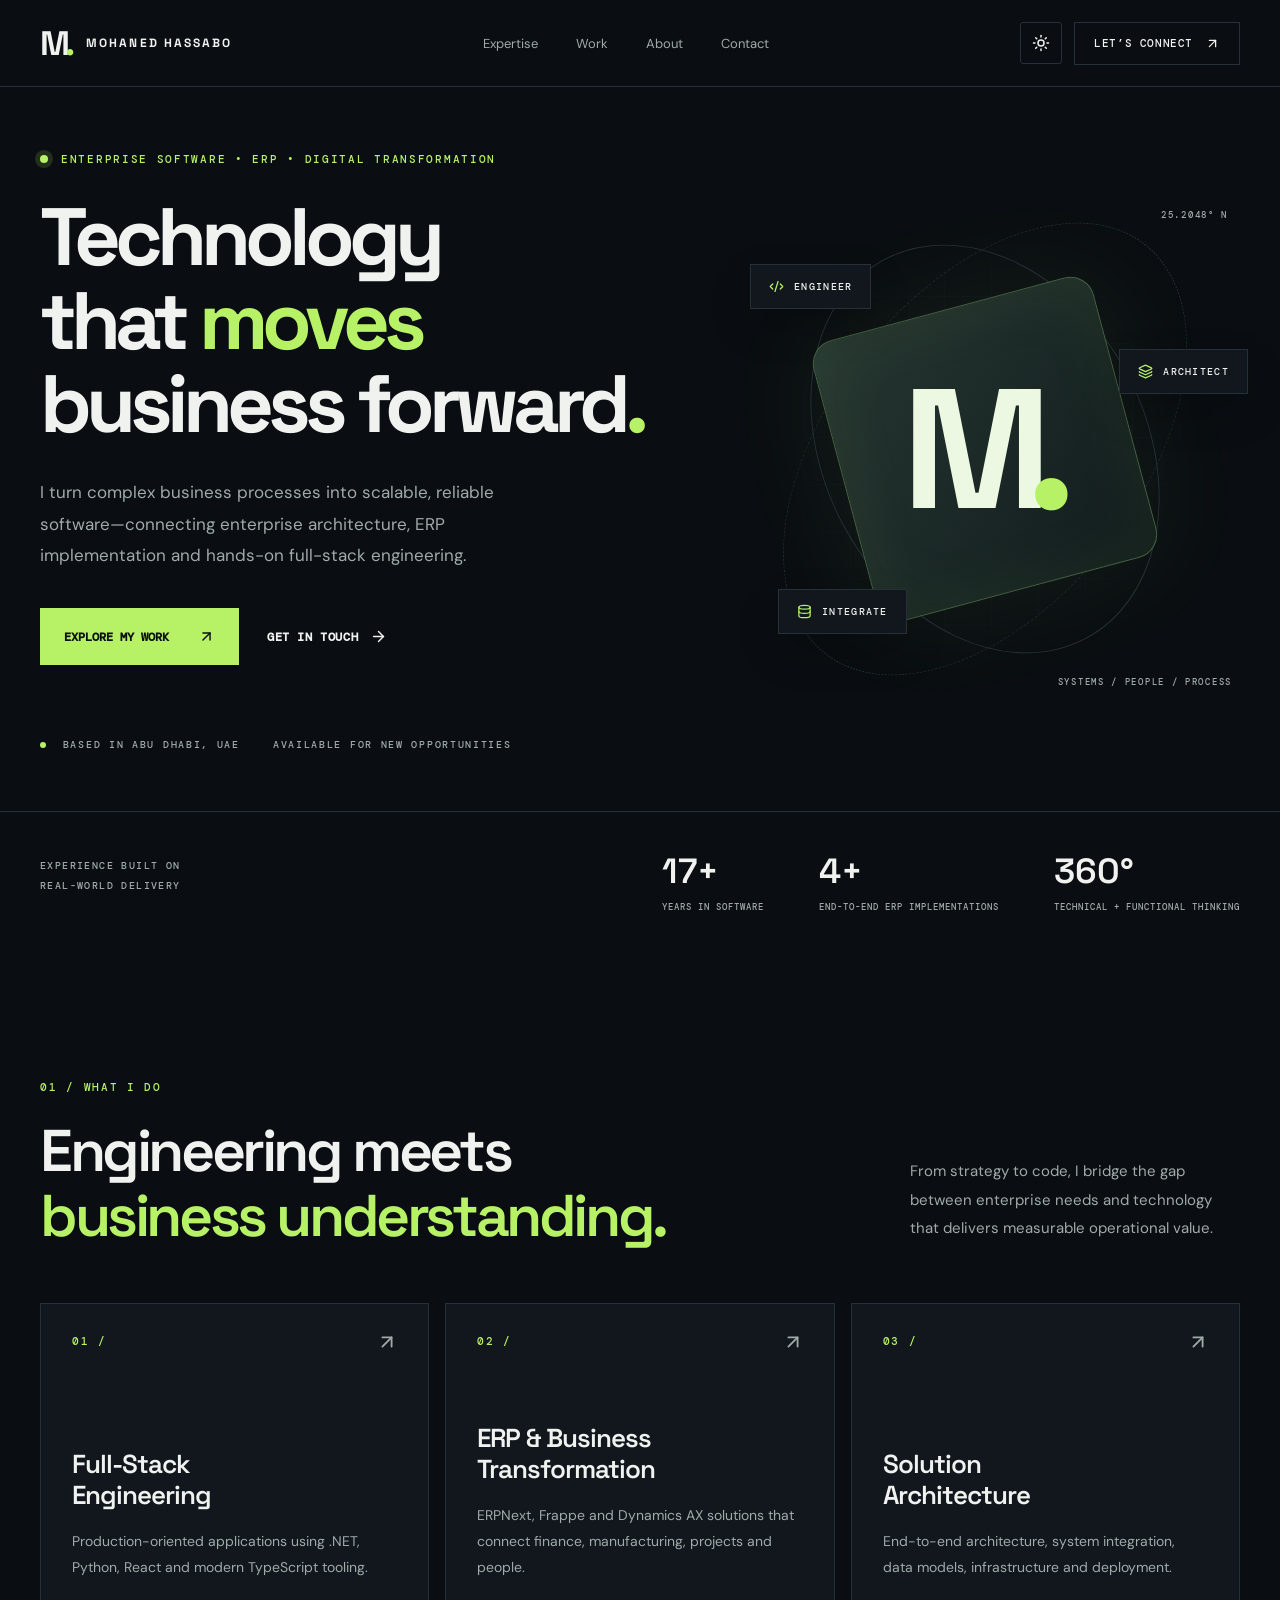
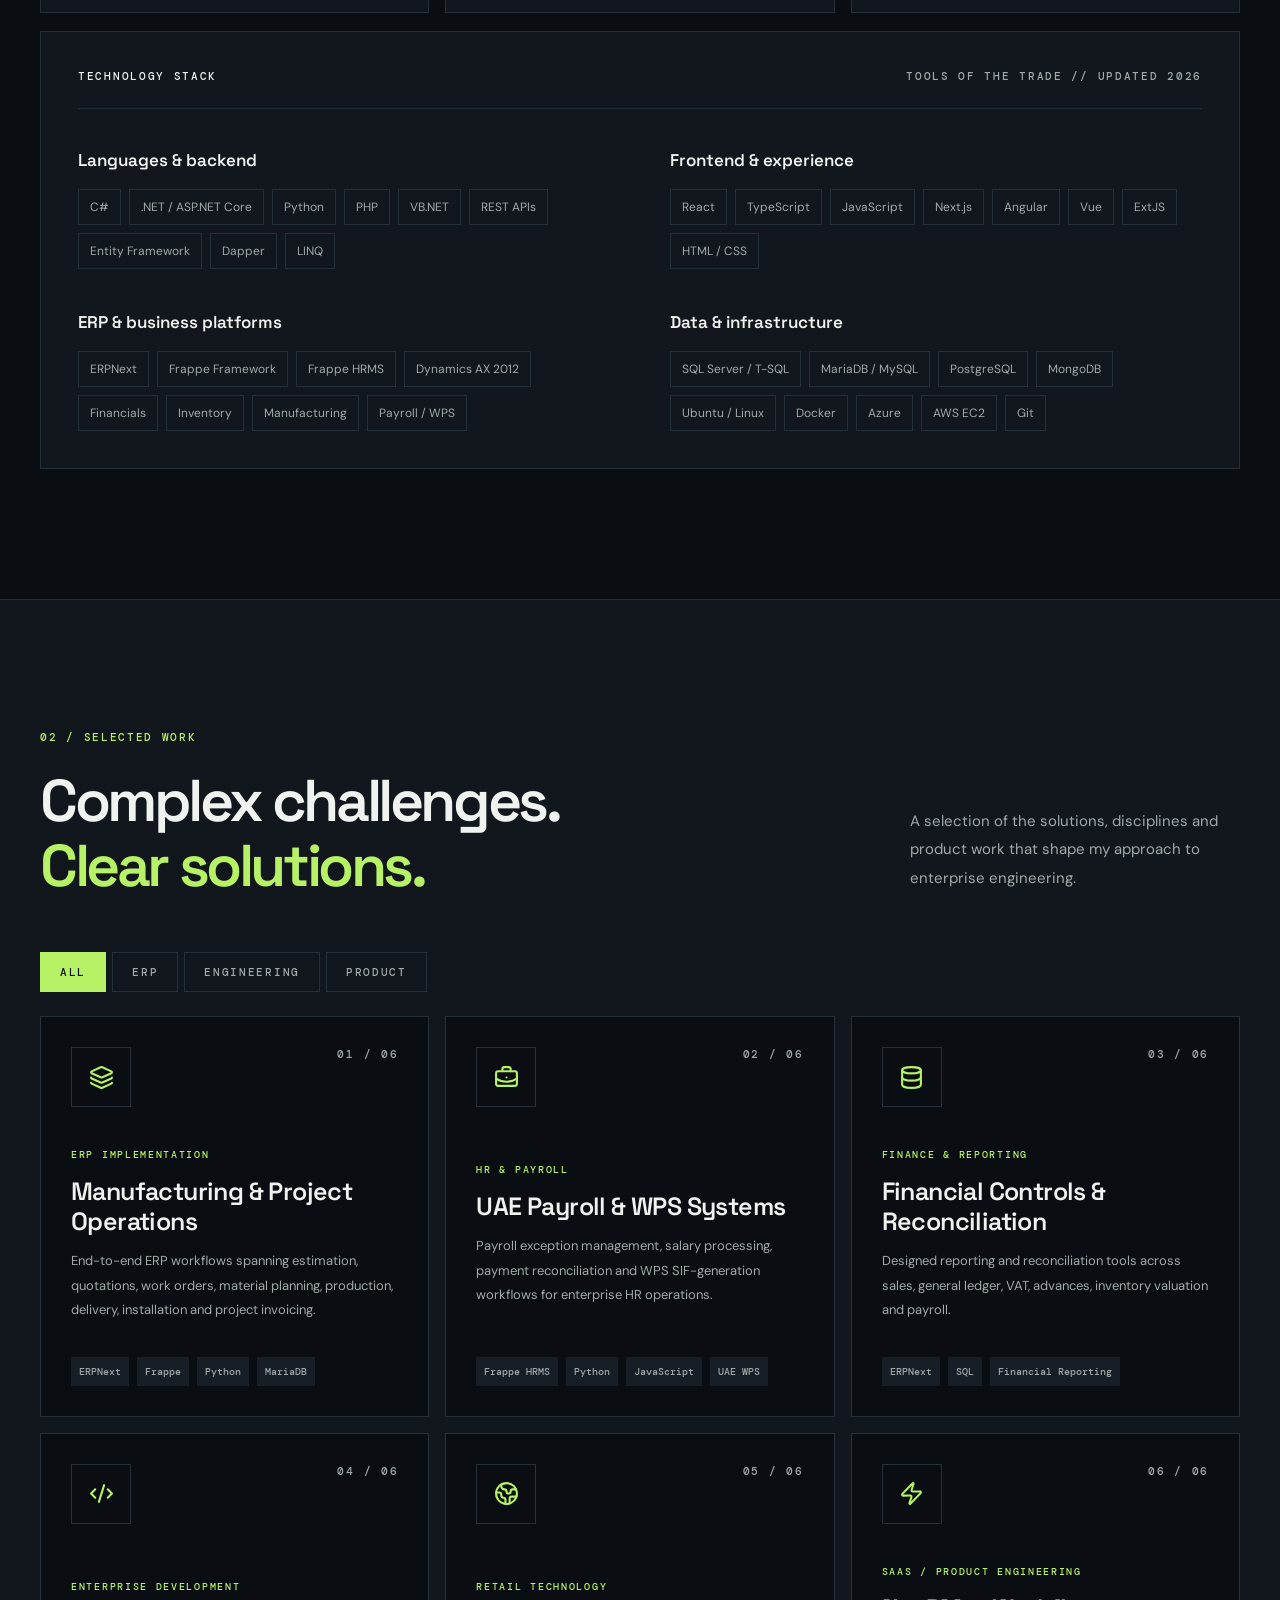
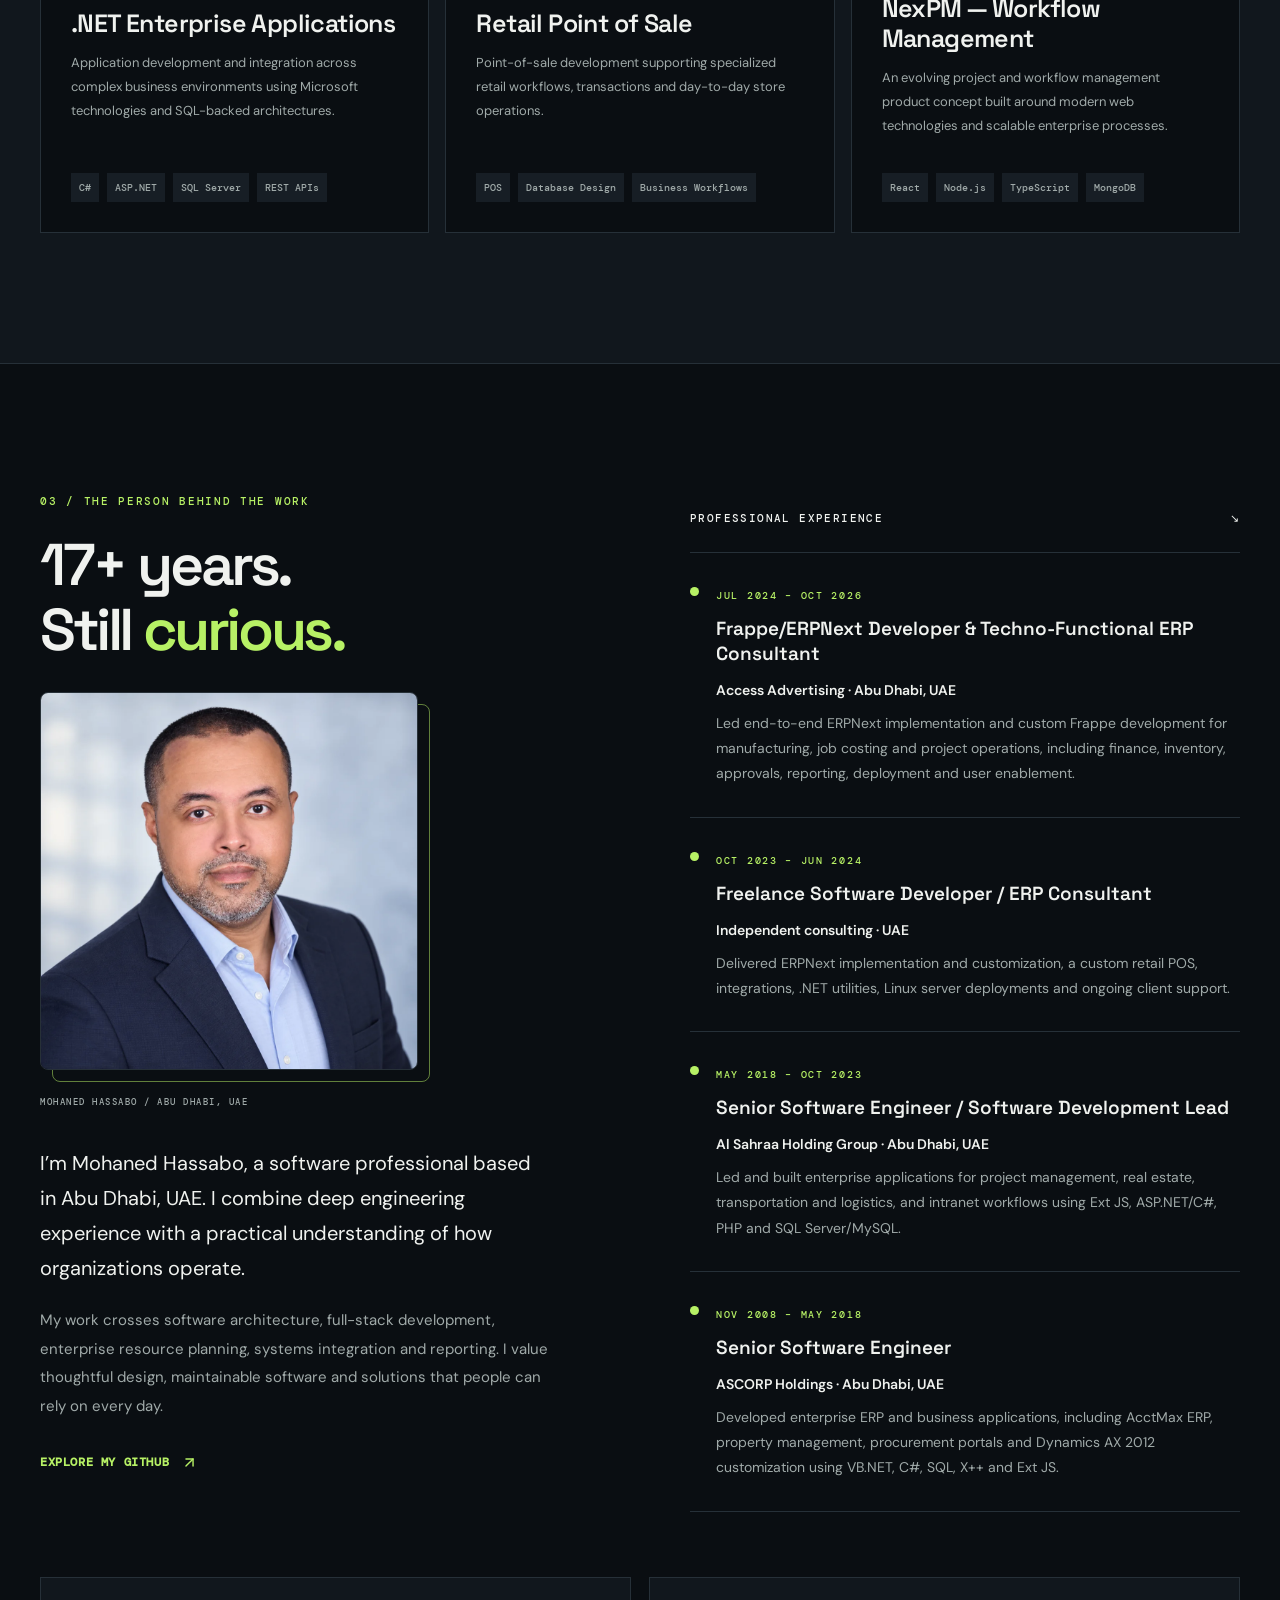
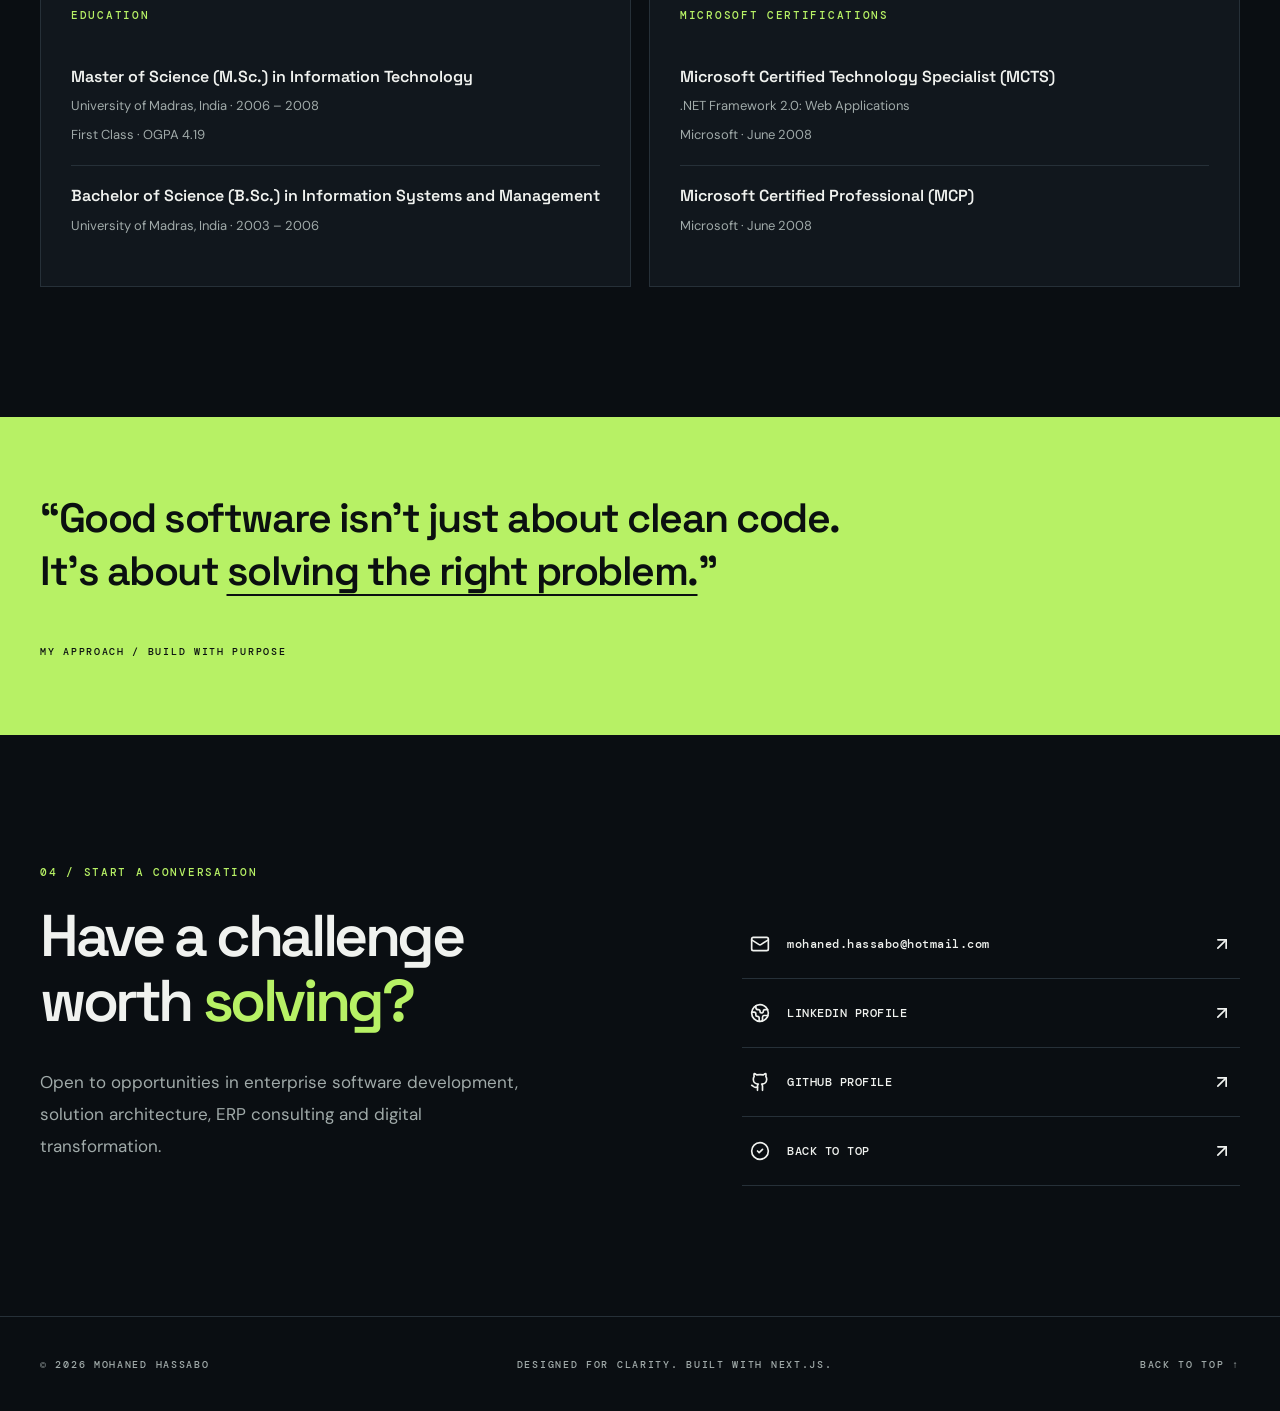
<file: index.html>
<!DOCTYPE html><html lang="en"><head><meta charSet="utf-8"/><meta name="viewport" content="width=device-width, initial-scale=1"/><link rel="stylesheet" href="/_next/static/chunks/0z18jzgnw4huf.css" data-precedence="next"/><link rel="preload" as="script" fetchPriority="low" href="/_next/static/chunks/3cfn99dbrcvvp.js"/><script src="/_next/static/chunks/2g6eky4dojsgx.js" async=""></script><script src="/_next/static/chunks/3dmm3v_fq28gc.js" async=""></script><script src="/_next/static/chunks/turbopack-3-ry682tkyiqk.js" async=""></script><script src="/_next/static/chunks/0umf92h1sb77c.js" async=""></script><script src="/_next/static/chunks/2eztg82mwz268.js" async=""></script><title>Mohaned Hassabo | Solutions Architect &amp; Senior Full Stack Developer</title><meta name="description" content="Senior Full Stack Developer, Solutions Architect and Techno-Functional ERP Consultant based in Abu Dhabi, UAE. Enterprise systems, ERPNext, Frappe, .NET, React and Python."/><link rel="manifest" href="/site.webmanifest"/><meta name="robots" content="index, follow"/><link rel="icon" href="/favicon.ico" sizes="any"/><link rel="icon" href="/icon-192.png" type="image/png" sizes="192x192"/><link rel="apple-touch-icon" href="/apple-touch-icon.png"/><script src="/_next/static/chunks/0cz1d0mv5g_q7.js" noModule=""></script></head><body><div hidden=""><!--$--><!--/$--></div><div id="top" class="site-shell"><header class="site-header"><div class="container nav-inner"><a class="brand" href="#top" aria-label="Mohaned Hassabo home"><span class="brand-symbol">M<span class="brand-accent">.</span></span><span class="brand-name">MOHANED HASSABO</span></a><nav class="main-nav" aria-label="Primary navigation"><a href="#expertise">Expertise</a><a href="#work">Work</a><a href="#about">About</a><a href="#contact">Contact</a></nav><div class="nav-actions"><button class="icon-button" aria-label="Toggle color scheme"><svg xmlns="http://www.w3.org/2000/svg" width="18" height="18" viewBox="0 0 24 24" fill="none" stroke="currentColor" stroke-width="2" stroke-linecap="round" stroke-linejoin="round" class="lucide lucide-sun"><circle cx="12" cy="12" r="4"></circle><path d="M12 2v2"></path><path d="M12 20v2"></path><path d="m4.93 4.93 1.41 1.41"></path><path d="m17.66 17.66 1.41 1.41"></path><path d="M2 12h2"></path><path d="M20 12h2"></path><path d="m6.34 17.66-1.41 1.41"></path><path d="m19.07 4.93-1.41 1.41"></path></svg></button><a class="nav-cta" href="#contact">LET’S CONNECT <svg xmlns="http://www.w3.org/2000/svg" width="15" height="15" viewBox="0 0 24 24" fill="none" stroke="currentColor" stroke-width="2" stroke-linecap="round" stroke-linejoin="round" class="lucide lucide-arrow-up-right"><path d="M7 7h10v10"></path><path d="M7 17 17 7"></path></svg></a><button class="icon-button mobile-toggle" aria-label="Open menu"><svg xmlns="http://www.w3.org/2000/svg" width="20" height="20" viewBox="0 0 24 24" fill="none" stroke="currentColor" stroke-width="2" stroke-linecap="round" stroke-linejoin="round" class="lucide lucide-menu"><line x1="4" x2="20" y1="12" y2="12"></line><line x1="4" x2="20" y1="6" y2="6"></line><line x1="4" x2="20" y1="18" y2="18"></line></svg></button></div></div></header><main><section class="hero container" aria-labelledby="hero-title"><div class="hero-copy"><div class="eyebrow"><span class="pulse-dot"></span>ENTERPRISE SOFTWARE • ERP • DIGITAL TRANSFORMATION</div><h1 id="hero-title">Technology<br/>that <span class="accent-text">moves</span><br/>business forward<span class="punctuation">.</span></h1><p class="hero-summary">I turn complex business processes into scalable, reliable software—connecting enterprise architecture, ERP implementation and hands-on full-stack engineering.</p><div class="hero-buttons"><a class="button-primary" href="#work">EXPLORE MY WORK <svg xmlns="http://www.w3.org/2000/svg" width="17" height="17" viewBox="0 0 24 24" fill="none" stroke="currentColor" stroke-width="2" stroke-linecap="round" stroke-linejoin="round" class="lucide lucide-arrow-up-right"><path d="M7 7h10v10"></path><path d="M7 17 17 7"></path></svg></a><a class="button-text" href="#contact">GET IN TOUCH <svg xmlns="http://www.w3.org/2000/svg" width="17" height="17" viewBox="0 0 24 24" fill="none" stroke="currentColor" stroke-width="2" stroke-linecap="round" stroke-linejoin="round" class="lucide lucide-arrow-right"><path d="M5 12h14"></path><path d="m12 5 7 7-7 7"></path></svg></a></div><div class="hero-meta"><span><span class="meta-dot"></span> BASED IN <!-- -->ABU DHABI, UAE</span><span>AVAILABLE FOR NEW OPPORTUNITIES</span></div></div><div class="hero-art" aria-hidden="true"><div class="art-orbit orbit-one"></div><div class="art-orbit orbit-two"></div><div class="art-grid"></div><div class="art-core"><span>M<span>.</span></span></div><div class="float-label label-one"><svg xmlns="http://www.w3.org/2000/svg" width="15" height="15" viewBox="0 0 24 24" fill="none" stroke="currentColor" stroke-width="2" stroke-linecap="round" stroke-linejoin="round" class="lucide lucide-code-xml"><path d="m18 16 4-4-4-4"></path><path d="m6 8-4 4 4 4"></path><path d="m14.5 4-5 16"></path></svg> ENGINEER</div><div class="float-label label-two"><svg xmlns="http://www.w3.org/2000/svg" width="15" height="15" viewBox="0 0 24 24" fill="none" stroke="currentColor" stroke-width="2" stroke-linecap="round" stroke-linejoin="round" class="lucide lucide-layers"><path d="M12.83 2.18a2 2 0 0 0-1.66 0L2.6 6.08a1 1 0 0 0 0 1.83l8.58 3.91a2 2 0 0 0 1.66 0l8.58-3.9a1 1 0 0 0 0-1.83z"></path><path d="M2 12a1 1 0 0 0 .58.91l8.6 3.91a2 2 0 0 0 1.65 0l8.58-3.9A1 1 0 0 0 22 12"></path><path d="M2 17a1 1 0 0 0 .58.91l8.6 3.91a2 2 0 0 0 1.65 0l8.58-3.9A1 1 0 0 0 22 17"></path></svg> ARCHITECT</div><div class="float-label label-three"><svg xmlns="http://www.w3.org/2000/svg" width="15" height="15" viewBox="0 0 24 24" fill="none" stroke="currentColor" stroke-width="2" stroke-linecap="round" stroke-linejoin="round" class="lucide lucide-database"><ellipse cx="12" cy="5" rx="9" ry="3"></ellipse><path d="M3 5V19A9 3 0 0 0 21 19V5"></path><path d="M3 12A9 3 0 0 0 21 12"></path></svg> INTEGRATE</div><div class="coordinate coordinate-one">25.2048° N</div><div class="coordinate coordinate-two">SYSTEMS / PEOPLE / PROCESS</div></div></section><section class="credibility border-top"><div class="container credentials"><p>EXPERIENCE BUILT ON REAL-WORLD DELIVERY</p><div class="stats"><div><strong>17+</strong><span>YEARS IN SOFTWARE</span></div><div><strong>4+</strong><span>END-TO-END ERP IMPLEMENTATIONS</span></div><div><strong>360°</strong><span>TECHNICAL + FUNCTIONAL THINKING</span></div></div></div></section><section id="expertise" class="section container"><div class="section-heading"><div><span class="section-kicker">01 / WHAT I DO</span><h2>Engineering meets<br/><em>business understanding.</em></h2></div><p>From strategy to code, I bridge the gap between enterprise needs and technology that delivers measurable operational value.</p></div><div class="specialty-grid"><article class="specialty-card"><span class="card-number">01<!-- --> /</span><svg xmlns="http://www.w3.org/2000/svg" width="22" height="22" viewBox="0 0 24 24" fill="none" stroke="currentColor" stroke-width="2" stroke-linecap="round" stroke-linejoin="round" class="lucide lucide-arrow-up-right card-arrow"><path d="M7 7h10v10"></path><path d="M7 17 17 7"></path></svg><h3>Full-Stack Engineering</h3><p>Production-oriented applications using .NET, Python, React and modern TypeScript tooling.</p></article><article class="specialty-card"><span class="card-number">02<!-- --> /</span><svg xmlns="http://www.w3.org/2000/svg" width="22" height="22" viewBox="0 0 24 24" fill="none" stroke="currentColor" stroke-width="2" stroke-linecap="round" stroke-linejoin="round" class="lucide lucide-arrow-up-right card-arrow"><path d="M7 7h10v10"></path><path d="M7 17 17 7"></path></svg><h3>ERP &amp; Business Transformation</h3><p>ERPNext, Frappe and Dynamics AX solutions that connect finance, manufacturing, projects and people.</p></article><article class="specialty-card"><span class="card-number">03<!-- --> /</span><svg xmlns="http://www.w3.org/2000/svg" width="22" height="22" viewBox="0 0 24 24" fill="none" stroke="currentColor" stroke-width="2" stroke-linecap="round" stroke-linejoin="round" class="lucide lucide-arrow-up-right card-arrow"><path d="M7 7h10v10"></path><path d="M7 17 17 7"></path></svg><h3>Solution Architecture</h3><p>End-to-end architecture, system integration, data models, infrastructure and deployment.</p></article></div><div class="skill-panel"><div class="skill-panel-header"><span class="mono-label">TECHNOLOGY STACK</span><span class="tiny-index">TOOLS OF THE TRADE // UPDATED 2026</span></div><div class="skill-grid"><div class="skill-group"><h3>Languages &amp; backend</h3><div class="chips"><span class="chip">C#</span><span class="chip">.NET / ASP.NET Core</span><span class="chip">Python</span><span class="chip">PHP</span><span class="chip">VB.NET</span><span class="chip">REST APIs</span><span class="chip">Entity Framework</span><span class="chip">Dapper</span><span class="chip">LINQ</span></div></div><div class="skill-group"><h3>Frontend &amp; experience</h3><div class="chips"><span class="chip">React</span><span class="chip">TypeScript</span><span class="chip">JavaScript</span><span class="chip">Next.js</span><span class="chip">Angular</span><span class="chip">Vue</span><span class="chip">ExtJS</span><span class="chip">HTML / CSS</span></div></div><div class="skill-group"><h3>ERP &amp; business platforms</h3><div class="chips"><span class="chip">ERPNext</span><span class="chip">Frappe Framework</span><span class="chip">Frappe HRMS</span><span class="chip">Dynamics AX 2012</span><span class="chip">Financials</span><span class="chip">Inventory</span><span class="chip">Manufacturing</span><span class="chip">Payroll / WPS</span></div></div><div class="skill-group"><h3>Data &amp; infrastructure</h3><div class="chips"><span class="chip">SQL Server / T-SQL</span><span class="chip">MariaDB / MySQL</span><span class="chip">PostgreSQL</span><span class="chip">MongoDB</span><span class="chip">Ubuntu / Linux</span><span class="chip">Docker</span><span class="chip">Azure</span><span class="chip">AWS EC2</span><span class="chip">Git</span></div></div></div></div></section><section id="work" class="section section-work"><div class="container"><div class="section-heading"><div><span class="section-kicker">02 / SELECTED WORK</span><h2>Complex challenges.<br/><em>Clear solutions.</em></h2></div><p>A selection of the solutions, disciplines and product work that shape my approach to enterprise engineering.</p></div><div class="filter-bar" role="group" aria-label="Filter projects"><button class="filter active">ALL</button><button class="filter">ERP</button><button class="filter">ENGINEERING</button><button class="filter">PRODUCT</button></div><div class="work-grid"><article class="work-card"><div class="work-card-top"><span class="work-icon"><svg xmlns="http://www.w3.org/2000/svg" width="24" height="24" viewBox="0 0 24 24" fill="none" stroke="currentColor" stroke-width="2" stroke-linecap="round" stroke-linejoin="round" class="lucide lucide-layers"><path d="M12.83 2.18a2 2 0 0 0-1.66 0L2.6 6.08a1 1 0 0 0 0 1.83l8.58 3.91a2 2 0 0 0 1.66 0l8.58-3.9a1 1 0 0 0 0-1.83z"></path><path d="M2 12a1 1 0 0 0 .58.91l8.6 3.91a2 2 0 0 0 1.65 0l8.58-3.9A1 1 0 0 0 22 12"></path><path d="M2 17a1 1 0 0 0 .58.91l8.6 3.91a2 2 0 0 0 1.65 0l8.58-3.9A1 1 0 0 0 22 17"></path></svg></span><span class="work-count">01<!-- --> / <!-- -->06</span></div><div><span class="work-tag">ERP IMPLEMENTATION</span><h3>Manufacturing &amp; Project Operations</h3><p>End-to-end ERP workflows spanning estimation, quotations, work orders, material planning, production, delivery, installation and project invoicing.</p></div><div class="work-tech"><span>ERPNext</span><span>Frappe</span><span>Python</span><span>MariaDB</span></div></article><article class="work-card"><div class="work-card-top"><span class="work-icon"><svg xmlns="http://www.w3.org/2000/svg" width="24" height="24" viewBox="0 0 24 24" fill="none" stroke="currentColor" stroke-width="2" stroke-linecap="round" stroke-linejoin="round" class="lucide lucide-briefcase-business"><path d="M12 12h.01"></path><path d="M16 6V4a2 2 0 0 0-2-2h-4a2 2 0 0 0-2 2v2"></path><path d="M22 13a18.15 18.15 0 0 1-20 0"></path><rect width="20" height="14" x="2" y="6" rx="2"></rect></svg></span><span class="work-count">02<!-- --> / <!-- -->06</span></div><div><span class="work-tag">HR &amp; PAYROLL</span><h3>UAE Payroll &amp; WPS Systems</h3><p>Payroll exception management, salary processing, payment reconciliation and WPS SIF-generation workflows for enterprise HR operations.</p></div><div class="work-tech"><span>Frappe HRMS</span><span>Python</span><span>JavaScript</span><span>UAE WPS</span></div></article><article class="work-card"><div class="work-card-top"><span class="work-icon"><svg xmlns="http://www.w3.org/2000/svg" width="24" height="24" viewBox="0 0 24 24" fill="none" stroke="currentColor" stroke-width="2" stroke-linecap="round" stroke-linejoin="round" class="lucide lucide-database"><ellipse cx="12" cy="5" rx="9" ry="3"></ellipse><path d="M3 5V19A9 3 0 0 0 21 19V5"></path><path d="M3 12A9 3 0 0 0 21 12"></path></svg></span><span class="work-count">03<!-- --> / <!-- -->06</span></div><div><span class="work-tag">FINANCE &amp; REPORTING</span><h3>Financial Controls &amp; Reconciliation</h3><p>Designed reporting and reconciliation tools across sales, general ledger, VAT, advances, inventory valuation and payroll.</p></div><div class="work-tech"><span>ERPNext</span><span>SQL</span><span>Financial Reporting</span></div></article><article class="work-card"><div class="work-card-top"><span class="work-icon"><svg xmlns="http://www.w3.org/2000/svg" width="24" height="24" viewBox="0 0 24 24" fill="none" stroke="currentColor" stroke-width="2" stroke-linecap="round" stroke-linejoin="round" class="lucide lucide-code-xml"><path d="m18 16 4-4-4-4"></path><path d="m6 8-4 4 4 4"></path><path d="m14.5 4-5 16"></path></svg></span><span class="work-count">04<!-- --> / <!-- -->06</span></div><div><span class="work-tag">ENTERPRISE DEVELOPMENT</span><h3>.NET Enterprise Applications</h3><p>Application development and integration across complex business environments using Microsoft technologies and SQL-backed architectures.</p></div><div class="work-tech"><span>C#</span><span>ASP.NET</span><span>SQL Server</span><span>REST APIs</span></div></article><article class="work-card"><div class="work-card-top"><span class="work-icon"><svg xmlns="http://www.w3.org/2000/svg" width="24" height="24" viewBox="0 0 24 24" fill="none" stroke="currentColor" stroke-width="2" stroke-linecap="round" stroke-linejoin="round" class="lucide lucide-earth"><path d="M21.54 15H17a2 2 0 0 0-2 2v4.54"></path><path d="M7 3.34V5a3 3 0 0 0 3 3a2 2 0 0 1 2 2c0 1.1.9 2 2 2a2 2 0 0 0 2-2c0-1.1.9-2 2-2h3.17"></path><path d="M11 21.95V18a2 2 0 0 0-2-2a2 2 0 0 1-2-2v-1a2 2 0 0 0-2-2H2.05"></path><circle cx="12" cy="12" r="10"></circle></svg></span><span class="work-count">05<!-- --> / <!-- -->06</span></div><div><span class="work-tag">RETAIL TECHNOLOGY</span><h3>Retail Point of Sale</h3><p>Point-of-sale development supporting specialized retail workflows, transactions and day-to-day store operations.</p></div><div class="work-tech"><span>POS</span><span>Database Design</span><span>Business Workflows</span></div></article><article class="work-card"><div class="work-card-top"><span class="work-icon"><svg xmlns="http://www.w3.org/2000/svg" width="24" height="24" viewBox="0 0 24 24" fill="none" stroke="currentColor" stroke-width="2" stroke-linecap="round" stroke-linejoin="round" class="lucide lucide-zap"><path d="M4 14a1 1 0 0 1-.78-1.63l9.9-10.2a.5.5 0 0 1 .86.46l-1.92 6.02A1 1 0 0 0 13 10h7a1 1 0 0 1 .78 1.63l-9.9 10.2a.5.5 0 0 1-.86-.46l1.92-6.02A1 1 0 0 0 11 14z"></path></svg></span><span class="work-count">06<!-- --> / <!-- -->06</span></div><div><span class="work-tag">SAAS / PRODUCT ENGINEERING</span><h3>NexPM — Workflow Management</h3><p>An evolving project and workflow management product concept built around modern web technologies and scalable enterprise processes.</p></div><div class="work-tech"><span>React</span><span>Node.js</span><span>TypeScript</span><span>MongoDB</span></div></article></div></div></section><section id="about" class="section container"><div class="about-layout"><div><span class="section-kicker">03 / THE PERSON BEHIND THE WORK</span><h2>17+ years.<br/>Still <em>curious.</em></h2><figure class="profile-photo"><div class="profile-photo-frame"><img src="/mohaned-hassabo.webp" alt="Professional portrait of Mohaned Hassabo" width="1050" height="1050" loading="lazy"/></div><figcaption>MOHANED HASSABO / ABU DHABI, UAE</figcaption></figure><p class="about-lead">I’m <!-- -->Mohaned Hassabo<!-- -->, a software professional based in Abu Dhabi, UAE. I combine deep engineering experience with a practical understanding of how organizations operate.</p><p class="about-body">My work crosses software architecture, full-stack development, enterprise resource planning, systems integration and reporting. I value thoughtful design, maintainable software and solutions that people can rely on every day.</p><a class="inline-link" href="https://github.com/MohanedHassabo" target="_blank" rel="noopener noreferrer">EXPLORE MY GITHUB <svg xmlns="http://www.w3.org/2000/svg" width="17" height="17" viewBox="0 0 24 24" fill="none" stroke="currentColor" stroke-width="2" stroke-linecap="round" stroke-linejoin="round" class="lucide lucide-arrow-up-right"><path d="M7 7h10v10"></path><path d="M7 17 17 7"></path></svg></a></div><div class="timeline"><div class="timeline-title">PROFESSIONAL EXPERIENCE <span>↘</span></div><div class="timeline-item"><span class="timeline-dot"></span><span class="timeline-period">JUL 2024 – OCT 2026</span><div><h3>Frappe/ERPNext Developer &amp; Techno-Functional ERP Consultant</h3><p class="timeline-organization">Access Advertising · Abu Dhabi, UAE</p><p>Led end-to-end ERPNext implementation and custom Frappe development for manufacturing, job costing and project operations, including finance, inventory, approvals, reporting, deployment and user enablement.</p></div></div><div class="timeline-item"><span class="timeline-dot"></span><span class="timeline-period">OCT 2023 – JUN 2024</span><div><h3>Freelance Software Developer / ERP Consultant</h3><p class="timeline-organization">Independent consulting · UAE</p><p>Delivered ERPNext implementation and customization, a custom retail POS, integrations, .NET utilities, Linux server deployments and ongoing client support.</p></div></div><div class="timeline-item"><span class="timeline-dot"></span><span class="timeline-period">MAY 2018 – OCT 2023</span><div><h3>Senior Software Engineer / Software Development Lead</h3><p class="timeline-organization">Al Sahraa Holding Group · Abu Dhabi, UAE</p><p>Led and built enterprise applications for project management, real estate, transportation and logistics, and intranet workflows using Ext JS, ASP.NET/C#, PHP and SQL Server/MySQL.</p></div></div><div class="timeline-item"><span class="timeline-dot"></span><span class="timeline-period">NOV 2008 – MAY 2018</span><div><h3>Senior Software Engineer</h3><p class="timeline-organization">ASCORP Holdings · Abu Dhabi, UAE</p><p>Developed enterprise ERP and business applications, including AcctMax ERP, property management, procurement portals and Dynamics AX 2012 customization using VB.NET, C#, SQL, X++ and Ext JS.</p></div></div></div></div><div class="credentials-panels"><div class="credentials-panel"><span class="section-kicker">EDUCATION</span><div class="credential-item"><strong>Master of Science (M.Sc.) in Information Technology</strong><span>University of Madras, India<!-- --> · <!-- -->2006 – 2008</span><p>First Class · OGPA 4.19</p></div><div class="credential-item"><strong>Bachelor of Science (B.Sc.) in Information Systems and Management</strong><span>University of Madras, India<!-- --> · <!-- -->2003 – 2006</span></div></div><div class="credentials-panel"><span class="section-kicker">MICROSOFT CERTIFICATIONS</span><div class="credential-item"><strong>Microsoft Certified Technology Specialist (MCTS)</strong><span>.NET Framework 2.0: Web Applications</span><p>Microsoft · June 2008</p></div><div class="credential-item"><strong>Microsoft Certified Professional (MCP)</strong><p>Microsoft · June 2008</p></div></div></div></section><section class="quote-strip"><div class="container"><p>“Good software isn&#x27;t just about clean code.<br/>It&#x27;s about <em>solving the right problem.</em>”</p><span>MY APPROACH / BUILD WITH PURPOSE</span></div></section><section id="contact" class="section contact-section container"><div class="section-kicker">04 / START A CONVERSATION</div><div class="contact-layout"><div><h2>Have a challenge<br/>worth <em>solving?</em></h2><p>Open to opportunities in enterprise software development, solution architecture, ERP consulting and digital transformation.</p></div><div class="contact-links"><a href="mailto:mohaned.hassabo@hotmail.com"><svg xmlns="http://www.w3.org/2000/svg" width="20" height="20" viewBox="0 0 24 24" fill="none" stroke="currentColor" stroke-width="2" stroke-linecap="round" stroke-linejoin="round" class="lucide lucide-mail"><rect width="20" height="16" x="2" y="4" rx="2"></rect><path d="m22 7-8.97 5.7a1.94 1.94 0 0 1-2.06 0L2 7"></path></svg> <!-- -->mohaned.hassabo@hotmail.com<!-- --> <svg xmlns="http://www.w3.org/2000/svg" width="20" height="20" viewBox="0 0 24 24" fill="none" stroke="currentColor" stroke-width="2" stroke-linecap="round" stroke-linejoin="round" class="lucide lucide-arrow-up-right"><path d="M7 7h10v10"></path><path d="M7 17 17 7"></path></svg></a><a href="https://www.linkedin.com/in/mohanedhassabo" target="_blank" rel="noopener noreferrer"><svg xmlns="http://www.w3.org/2000/svg" width="20" height="20" viewBox="0 0 24 24" fill="none" stroke="currentColor" stroke-width="2" stroke-linecap="round" stroke-linejoin="round" class="lucide lucide-earth"><path d="M21.54 15H17a2 2 0 0 0-2 2v4.54"></path><path d="M7 3.34V5a3 3 0 0 0 3 3a2 2 0 0 1 2 2c0 1.1.9 2 2 2a2 2 0 0 0 2-2c0-1.1.9-2 2-2h3.17"></path><path d="M11 21.95V18a2 2 0 0 0-2-2a2 2 0 0 1-2-2v-1a2 2 0 0 0-2-2H2.05"></path><circle cx="12" cy="12" r="10"></circle></svg> LINKEDIN PROFILE <svg xmlns="http://www.w3.org/2000/svg" width="20" height="20" viewBox="0 0 24 24" fill="none" stroke="currentColor" stroke-width="2" stroke-linecap="round" stroke-linejoin="round" class="lucide lucide-arrow-up-right"><path d="M7 7h10v10"></path><path d="M7 17 17 7"></path></svg></a><a href="https://github.com/MohanedHassabo" target="_blank" rel="noopener noreferrer"><svg xmlns="http://www.w3.org/2000/svg" width="20" height="20" viewBox="0 0 24 24" fill="none" stroke="currentColor" stroke-width="2" stroke-linecap="round" stroke-linejoin="round" class="lucide lucide-github"><path d="M15 22v-4a4.8 4.8 0 0 0-1-3.5c3 0 6-2 6-5.5.08-1.25-.27-2.48-1-3.5.28-1.15.28-2.35 0-3.5 0 0-1 0-3 1.5-2.64-.5-5.36-.5-8 0C6 2 5 2 5 2c-.3 1.15-.3 2.35 0 3.5A5.403 5.403 0 0 0 4 9c0 3.5 3 5.5 6 5.5-.39.49-.68 1.05-.85 1.65-.17.6-.22 1.23-.15 1.85v4"></path><path d="M9 18c-4.51 2-5-2-7-2"></path></svg> GITHUB PROFILE <svg xmlns="http://www.w3.org/2000/svg" width="20" height="20" viewBox="0 0 24 24" fill="none" stroke="currentColor" stroke-width="2" stroke-linecap="round" stroke-linejoin="round" class="lucide lucide-arrow-up-right"><path d="M7 7h10v10"></path><path d="M7 17 17 7"></path></svg></a><a href="#top"><svg xmlns="http://www.w3.org/2000/svg" width="20" height="20" viewBox="0 0 24 24" fill="none" stroke="currentColor" stroke-width="2" stroke-linecap="round" stroke-linejoin="round" class="lucide lucide-circle-check"><circle cx="12" cy="12" r="10"></circle><path d="m9 12 2 2 4-4"></path></svg> BACK TO TOP <svg xmlns="http://www.w3.org/2000/svg" width="20" height="20" viewBox="0 0 24 24" fill="none" stroke="currentColor" stroke-width="2" stroke-linecap="round" stroke-linejoin="round" class="lucide lucide-arrow-up-right"><path d="M7 7h10v10"></path><path d="M7 17 17 7"></path></svg></a></div></div></section></main><footer class="footer"><div class="container footer-inner"><span>© <!-- -->2026<!-- --> MOHANED HASSABO</span><span>DESIGNED FOR CLARITY. BUILT WITH NEXT.JS.</span><a href="#top">BACK TO TOP ↑</a></div></footer></div><!--$--><!--/$--><script id="_R_">(globalThis["TURBOPACK"] || (globalThis["TURBOPACK"] = [])).push({"otherChunks":["static/chunks/3cfn99dbrcvvp.js","static/chunks/2g6eky4dojsgx.js","static/chunks/3dmm3v_fq28gc.js"],"runtimeModuleIds":[94553]});</script><script src="/_next/static/chunks/3cfn99dbrcvvp.js" async=""></script><script>(self.__next_f=self.__next_f||[]).push([0])</script><script>self.__next_f.push([1,"1:\"$Sreact.fragment\"\n2:\"/_next/static/chunks/0umf92h1sb77c.js\"\n3:I[39756,[\"$2\"],\"default\"]\n4:I[37457,[\"$2\"],\"default\"]\n6:I[47257,[\"$2\"],\"ClientPageRoot\"]\n7:\"/_next/static/chunks/2eztg82mwz268.js\"\n8:I[31713,[\"$2\",\"$7\"],\"default\"]\nb:I[97367,[\"$2\"],\"OutletBoundary\"]\nc:\"$Sreact.suspense\"\ne:\"ViewportBoundary\"\nf:I[97367,[\"$2\"],\"$e\"]\n11:\"MetadataBoundary\"\n12:I[97367,[\"$2\"],\"$11\"]\n14:I[68027,[\"$2\"],\"default\",1]\n:HL[\"/_next/static/chunks/0z18jzgnw4huf.css\",\"style\"]\n5:[[\"children\",{\"s\":\"__PAGE__\",\"h\":512,\"d\":{\"r\":[\"$\",\"$1\",\"c\",{\"children\":[[\"$\",\"$L6\",null,{\"Component\":\"$8\",\"serverProvidedParams\":{\"searchParams\":{},\"params\":{},\"promises\":[\"$@9\",\"$@a\"]}}],[[\"$\",\"script\",\"script-0\",{\"src\":\"/_next/static/chunks/2eztg82mwz268.js\",\"async\":true,\"nonce\":\"$undefined\"}]],[\"$\",\"$Lb\",null,{\"children\":[\"$\",\"$c\",null,{\"name\":\"Next.MetadataOutlet\",\"children\":\"$@d\"}]}]]}],\"p\":false,\"v\":null}}]]\n0:{\"P\":null,\"c\":[\"\",\"\"],\"q\":\"\",\"i\":false,\"t\":{\"t\":{\"s\":\"\",\"h\":528,\"d\":{\"r\":[\"$\",\"$1\",\"c\",{\"children\":[[[\"$\",\"link\",\"0\",{\"rel\":\"stylesheet\",\"href\":\"/_next/static/chunks/0z18jzgnw4huf.css\",\"precedence\":\"next\",\"crossOrigin\":\"$undefined\",\"nonce\":\"$undefined\"}],[\"$\",\"script\",\"script-0\",{\"src\":\"/_next/static/chunks/0umf92h1sb77c.js\",\"async\":true,\"nonce\":\"$undefined\"}]],[\"$\",\"html\",null,{\"lang\":\"en\",\"children\":[\"$\",\"body\",null,{\"children\":[\"$\",\"$L3\",null,{\"parallelRouterKey\":\"children\",\"error\":\"$undefined\",\"errorStyles\":\"$undefined\",\"errorScripts\":\"$undefined\",\"template\":[\"$\",\"$L4\",null,{}],\"templateStyles\":\"$undefined\",\"templateScripts\":\"$undefined\",\"notFound\":[[[\"$\",\"title\",null,{\"children\":\"404: This page could not be found.\"}],[\"$\",\"div\",null,{\"style\":{\"fontFamily\":\"system-ui,\\\"Segoe UI\\\",Roboto,Helvetica,Arial,sans-serif,\\\"Apple Color Emoji\\\",\\\"Segoe UI Emoji\\\"\",\"height\":\"100vh\",\"textAlign\":\"center\",\"display\":\"flex\",\"flexDirection\":\"column\",\"alignItems\":\"center\",\"justifyContent\":\"center\"},\"children\":[\"$\",\"div\",null,{\"children\":[[\"$\",\"style\",null,{\"dangerouslySetInnerHTML\":{\"__html\":\"body{color:#000;background:#fff;margin:0}.next-error-h1{border-right:1px solid rgba(0,0,0,.3)}@media (prefers-color-scheme:dark){body{color:#fff;background:#000}.next-error-h1{border-right:1px solid rgba(255,255,255,.3)}}\"}}],[\"$\",\"h1\",null,{\"className\":\"next-error-h1\",\"style\":{\"display\":\"inline-block\",\"margin\":\"0 20px 0 0\",\"padding\":\"0 23px 0 0\",\"fontSize\":24,\"fontWeight\":500,\"verticalAlign\":\"top\",\"lineHeight\":\"49px\"},\"children\":404}],[\"$\",\"div\",null,{\"style\":{\"display\":\"inline-block\"},\"children\":[\"$\",\"h2\",null,{\"style\":{\"fontSize\":14,\"fontWeight\":400,\"lineHeight\":\"49px\",\"margin\":0},\"children\":\"This page could not be found.\"}]}]]}]}]],[]],\"forbidden\":\"$undefined\",\"unauthorized\":\"$undefined\"}]}]}]]}],\"p\":false,\"v\":null},\"c\":\"$Q5\"},\"h\":{\"r\":[\"$\",\"$1\",\"h\",{\"children\":[null,[\"$\",\"$Lf\",null,{\"children\":\"$L10\"}],[\"$\",\"$L12\",null,{\"children\":[[\"$\",\"div\",null,{\"hidden\":true,\"children\":[\"$\",\"$c\",null,{\"name\":\"Next.Metadata\",\"children\":\"$L13\"}]}],null]}],null]}],\"p\":false,\"v\":null}},\"m\":\"$undefined\",\"G\":[\"$14\",[[\"$\",\"link\",\"0\",{\"rel\":\"stylesheet\",\"href\":\"/_next/static/chunks/0z18jzgnw4huf.css\",\"precedence\":\"next\",\"crossOrigin\":\"$undefined\",\"nonce\":\"$undefined\"}]]],\"S\":true,\"r\":\"$undefined\",\"s\":\"$undefined\",\"a\":\"$undefined\",\"l\":\"$undefined\",\"p\":\"$undefined\",\"d\":\"$undefined\",\"b\":\"ENV1hmGX_NPkswPhnOv-P\"}\n9:{}\na:\"$5:0:1:d:r:props:children:0:props:serverProvidedParams:params\"\n10:[[\"$\",\"meta\",\"0\",{\"charSet\":\"utf-8\"}],[\"$\",\"meta\",\"1\",{\"name\":\"viewport\",\"content\":\"width=device-width, initial-scale=1\"}]]\n15:I[27201,[\"$2\"],\"IconMark\"]\nd:null\n13:[[\"$\",\"title\",\"0\",{\"children\":\"Mohaned Hassabo | Solutions Architect \u0026 Senior Full Stack Developer\"}],[\"$\",\"meta\",\"1\",{\"name\":\"description\",\"content\":\"Senior Full Stack Developer, Solutions Architect and Techno-Functional ERP Consultant based in Abu Dhabi, UAE. Enterprise systems, ERPNext, Frappe, .NET, React and Python.\"}],[\"$\",\"link\",\"2\",{\"rel\":\"manifest\",\"href\":\"/site.webmanifest\",\"crossOrigin\":\"$undefined\"}],[\"$\",\"meta\",\"3\",{\"name\":\"robots\",\"content\":\"index, follow\"}],[\"$\",\"link\",\"4\",{\"rel\":\"icon\",\"href\":\"/favicon.ico\",\"sizes\":\"any\"}],[\"$\",\"link\",\"5\",{\"rel\":\"icon\",\"href\":\"/icon-192.png\",\"type\":\"image/png\",\"sizes\":\"192x192\"}],[\"$\",\"link\",\"6\",{\"rel\":\"apple-touch-icon\",\"href\":\"/apple-touch-icon.png\"}],[\"$\",\"$L15\",\"7\",{}]]\n"])</script></body></html>
</file>
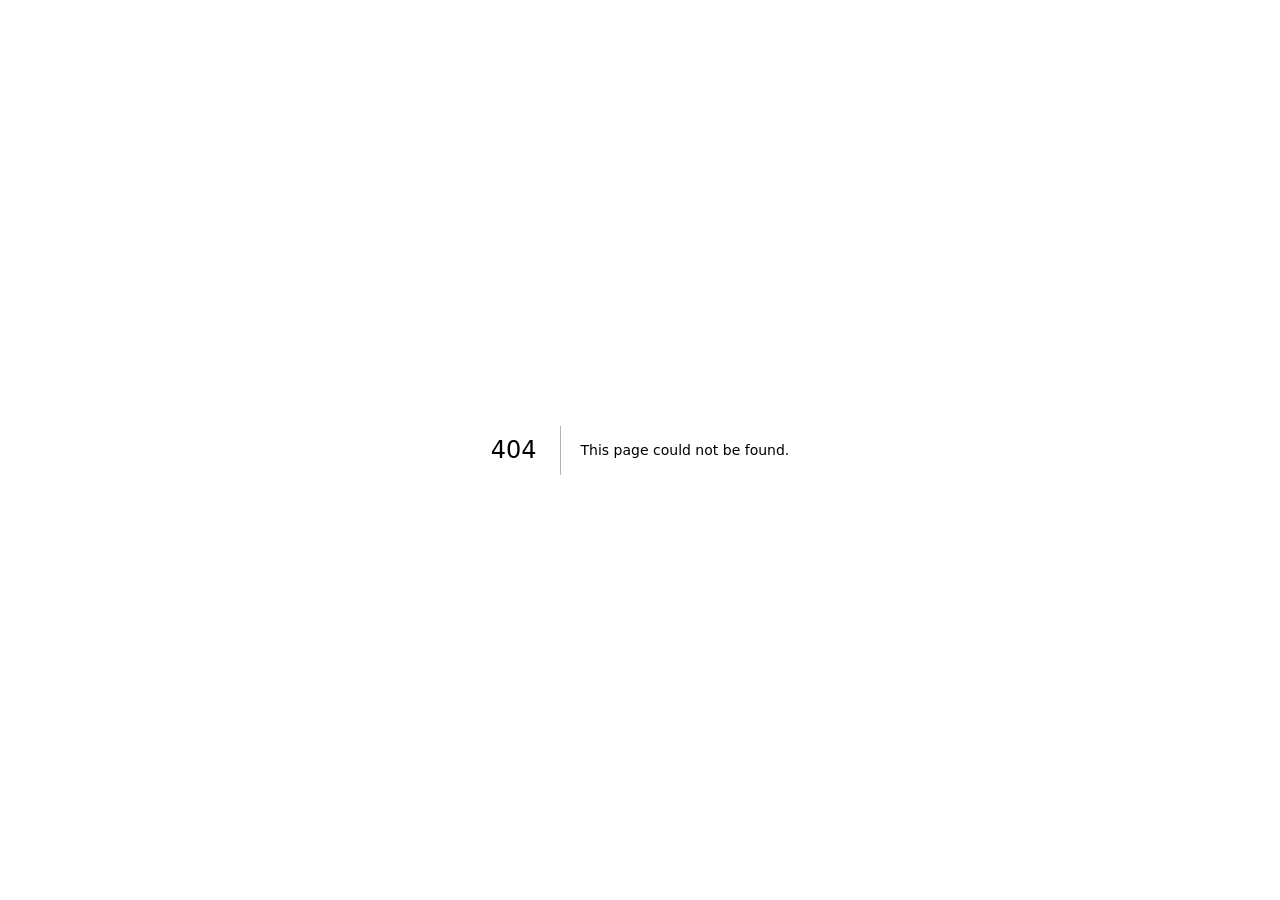
<file: 404/index.html>
<!DOCTYPE html><html lang="en"><head><meta charSet="utf-8"/><meta name="viewport" content="width=device-width, initial-scale=1"/><link rel="stylesheet" href="/_next/static/chunks/0z18jzgnw4huf.css" data-precedence="next"/><link rel="preload" as="script" fetchPriority="low" href="/_next/static/chunks/3cfn99dbrcvvp.js"/><script src="/_next/static/chunks/2g6eky4dojsgx.js" async=""></script><script src="/_next/static/chunks/3dmm3v_fq28gc.js" async=""></script><script src="/_next/static/chunks/turbopack-3-ry682tkyiqk.js" async=""></script><script src="/_next/static/chunks/0umf92h1sb77c.js" async=""></script><meta name="robots" content="noindex"/><title>Mohaned Hassabo | Solutions Architect &amp; Senior Full Stack Developer</title><meta name="description" content="Senior Full Stack Developer, Solutions Architect and Techno-Functional ERP Consultant based in Abu Dhabi, UAE. Enterprise systems, ERPNext, Frappe, .NET, React and Python."/><link rel="manifest" href="/site.webmanifest"/><meta name="robots" content="index, follow"/><link rel="icon" href="/favicon.ico" sizes="any"/><link rel="icon" href="/icon-192.png" type="image/png" sizes="192x192"/><link rel="apple-touch-icon" href="/apple-touch-icon.png"/><title>404: This page could not be found.</title><script src="/_next/static/chunks/0cz1d0mv5g_q7.js" noModule=""></script></head><body><div hidden=""><!--$--><!--/$--></div><div style="font-family:system-ui,&quot;Segoe UI&quot;,Roboto,Helvetica,Arial,sans-serif,&quot;Apple Color Emoji&quot;,&quot;Segoe UI Emoji&quot;;height:100vh;text-align:center;display:flex;flex-direction:column;align-items:center;justify-content:center"><div><style>body{color:#000;background:#fff;margin:0}.next-error-h1{border-right:1px solid rgba(0,0,0,.3)}@media (prefers-color-scheme:dark){body{color:#fff;background:#000}.next-error-h1{border-right:1px solid rgba(255,255,255,.3)}}</style><h1 class="next-error-h1" style="display:inline-block;margin:0 20px 0 0;padding:0 23px 0 0;font-size:24px;font-weight:500;vertical-align:top;line-height:49px">404</h1><div style="display:inline-block"><h2 style="font-size:14px;font-weight:400;line-height:49px;margin:0">This page could not be found.</h2></div></div></div><!--$--><!--/$--><script id="_R_">(globalThis["TURBOPACK"] || (globalThis["TURBOPACK"] = [])).push({"otherChunks":["static/chunks/3cfn99dbrcvvp.js","static/chunks/2g6eky4dojsgx.js","static/chunks/3dmm3v_fq28gc.js"],"runtimeModuleIds":[94553]});</script><script src="/_next/static/chunks/3cfn99dbrcvvp.js" async=""></script><script>(self.__next_f=self.__next_f||[]).push([0])</script><script>self.__next_f.push([1,"1:\"$Sreact.fragment\"\n2:\"/_next/static/chunks/0umf92h1sb77c.js\"\n3:I[39756,[\"$2\"],\"default\"]\n4:I[37457,[\"$2\"],\"default\"]\n8:I[97367,[\"$2\"],\"OutletBoundary\"]\n9:\"$Sreact.suspense\"\nb:\"ViewportBoundary\"\nc:I[97367,[\"$2\"],\"$b\"]\ne:\"MetadataBoundary\"\nf:I[97367,[\"$2\"],\"$e\"]\n11:I[68027,[\"$2\"],\"default\",1]\n:HL[\"/_next/static/chunks/0z18jzgnw4huf.css\",\"style\"]\n6:X\n7:[[\"children\",{\"s\":\"__PAGE__\",\"h\":512,\"d\":{\"r\":[\"$\",\"$1\",\"c\",{\"children\":[[[\"$\",\"title\",null,{\"children\":\"404: This page could not be found.\"}],[\"$\",\"div\",null,{\"style\":\"$0:t:t:d:r:props:children:1:props:children:props:children:props:notFound:0:1:props:style\",\"children\":[\"$\",\"div\",null,{\"children\":[[\"$\",\"style\",null,{\"dangerouslySetInnerHTML\":{\"__html\":\"body{color:#000;background:#fff;margin:0}.next-error-h1{border-right:1px solid rgba(0,0,0,.3)}@media (prefers-color-scheme:dark){body{color:#fff;background:#000}.next-error-h1{border-right:1px solid rgba(255,255,255,.3)}}\"}}],[\"$\",\"h1\",null,{\"className\":\"next-error-h1\",\"style\":\"$0:t:t:d:r:props:children:1:props:children:props:children:props:notFound:0:1:props:children:props:children:1:props:style\",\"children\":404}],[\"$\",\"div\",null,{\"style\":\"$0:t:t:d:r:props:children:1:props:children:props:children:props:notFound:0:1:props:children:props:children:2:props:style\",\"children\":[\"$\",\"h2\",null,{\"style\":\"$0:t:t:d:r:props:children:1:props:children:props:children:props:notFound:0:1:props:children:props:children:2:props:children:props:style\",\"children\":\"This page could not be found.\"}]}]]}]}]],null,[\"$\",\"$L8\",null,{\"children\":[\"$\",\"$9\",null,{\"name\":\"Next.MetadataOutlet\",\"children\":\"$@a\"}]}]]}],\"p\":false,\"v\":null}}]]\n5:[[\"children\",{\"s\":\"/_not-found\",\"h\":512,\"d\":{\"r\":[\"$\",\"$1\",\"c\",{\"children\":[null,[\"$\",\"$L3\",null,{\"parallelRouterKey\":\"children\",\"error\":\"$undefined\",\"errorStyles\":\"$undefined\",\"errorScripts\":\"$undefined\",\"template\":[\"$\",\"$L4\",null,{}],\"templateStyles\":\"$undefined\",\"templateScripts\":\"$undefined\",\"notFound\":\"$undefined\",\"forbidden\":\"$undefined\",\"unauthorized\":\"$undefined\"}]]}],\"p\":false,\"v\":\"$6\"},\"c\":\"$Q7\"}]]\n0:{\"P\":null,\"c\":[\"\",\"_not-found\",\"\"],\"q\":\"\",\"i\":false,\"t\":{\"t\":{\"s\":\"\",\"h\":528,\"d\":{\"r\":[\"$\",\"$1\",\"c\",{\"children\":[[[\"$\",\"link\",\"0\",{\"rel\":\"stylesheet\",\"href\":\"/_next/static/chunks/0z18jzgnw4huf.css\",\"precedence\":\"next\",\"crossOrigin\":\"$undefined\",\"nonce\":\"$undefined\"}],[\"$\",\"script\",\"script-0\",{\"src\":\"/_next/static/chunks/0umf92h1sb77c.js\",\"async\":true,\"nonce\":\"$undefined\"}]],[\"$\",\"html\",null,{\"lang\":\"en\",\"children\":[\"$\",\"body\",null,{\"children\":[\"$\",\"$L3\",null,{\"parallelRouterKey\":\"children\",\"error\":\"$undefined\",\"errorStyles\":\"$undefined\",\"errorScripts\":\"$undefined\",\"template\":[\"$\",\"$L4\",null,{}],\"templateStyles\":\"$undefined\",\"templateScripts\":\"$undefined\",\"notFound\":[[[\"$\",\"title\",null,{\"children\":\"404: This page could not be found.\"}],[\"$\",\"div\",null,{\"style\":{\"fontFamily\":\"system-ui,\\\"Segoe UI\\\",Roboto,Helvetica,Arial,sans-serif,\\\"Apple Color Emoji\\\",\\\"Segoe UI Emoji\\\"\",\"height\":\"100vh\",\"textAlign\":\"center\",\"display\":\"flex\",\"flexDirection\":\"column\",\"alignItems\":\"center\",\"justifyContent\":\"center\"},\"children\":[\"$\",\"div\",null,{\"children\":[[\"$\",\"style\",null,{\"dangerouslySetInnerHTML\":{\"__html\":\"body{color:#000;background:#fff;margin:0}.next-error-h1{border-right:1px solid rgba(0,0,0,.3)}@media (prefers-color-scheme:dark){body{color:#fff;background:#000}.next-error-h1{border-right:1px solid rgba(255,255,255,.3)}}\"}}],[\"$\",\"h1\",null,{\"className\":\"next-error-h1\",\"style\":{\"display\":\"inline-block\",\"margin\":\"0 20px 0 0\",\"padding\":\"0 23px 0 0\",\"fontSize\":24,\"fontWeight\":500,\"verticalAlign\":\"top\",\"lineHeight\":\"49px\"},\"children\":404}],[\"$\",\"div\",null,{\"style\":{\"display\":\"inline-block\"},\"children\":[\"$\",\"h2\",null,{\"style\":{\"fontSize\":14,\"fontWeight\":400,\"lineHeight\":\"49px\",\"margin\":0},\"children\":\"This page could not be found.\"}]}]]}]}]],[]],\"forbidden\":\"$undefined\",\"unauthorized\":\"$undefined\"}]}]}]]}],\"p\":false,\"v\":null},\"c\":\"$Q5\"},\"h\":{\"r\":[\"$\",\"$1\",\"h\",{\"children\":[[\"$\",\"meta\",null,{\"name\":\"robots\",\"content\":\"noindex\"}],[\"$\",\"$Lc\",null,{\"children\":\"$Ld\"}],[\"$\",\"$Lf\",null,{\"children\":[[\"$\",\"div\",null,{\"hidden\":true,\"children\":[\"$\",\"$9\",null,{\"name\":\"Next.Metadata\",\"children\":\"$L10\"}]}],null]}],null]}],\"p\":false,\"v\":null}},\"m\":\"$undefined\",\"G\":[\"$11\",[[\"$\",\"link\",\"0\",{\"rel\":\"stylesheet\",\"href\":\"/_next/static/chunks/0z18jzgnw4huf.css\",\"precedence\":\"next\",\"crossOrigin\":\"$undefined\",\"nonce\":\"$undefined\"}]]],\"S\":true,\"r\":\"$undefined\",\"s\":\"$undefined\",\"a\":\"$undefined\",\"l\":\"$undefined\",\"p\":\"$undefined\",\"d\":\"$undefined\",\"b\":\"ENV1hmGX_NPkswPhnOv-P\"}\n6:C\nd:[[\"$\",\"meta\",\"0\",{\"charSet\":\"utf-8\"}],[\"$\",\"meta\",\"1\",{\"name\":\"viewport\",\"content\":\"width=device-width, initial-scale=1\"}]]\n12:I[27201,[\"$2\"],\"IconMark\"]\na:null\n10:[[\"$\",\"title\",\"0\",{\"children\":\"Mohaned Hassabo | Solutions Architect \u0026 Senior Full Stack Developer\"}],[\"$\",\"meta\",\"1\",{\"name\":\"description\",\"content\":\"Senior Full Stack Developer, Solutions Architect and Techno-Functional ERP Consultant based in Abu Dhabi, UAE. Enterprise systems, ERPNext, Frappe, .NET, React and Python.\"}],[\"$\",\"link\",\"2\",{\"rel\":\"manifest\",\"href\":\"/site.webmanifest\",\"crossOrigin\":\"$undefined\"}],[\"$\",\"meta\",\"3\",{\"name\":\"robots\",\"content\":\"index, follow\"}],[\"$\",\"link\",\"4\",{\"rel\":\"icon\",\"href\":\"/favicon.ico\",\"sizes\":\"any\"}],[\"$\",\"link\",\"5\",{\"rel\":\"icon\",\"href\":\"/icon-192.png\",\"type\":\"image/png\",\"sizes\":\"192x192\"}],[\"$\",\"link\",\"6\",{\"rel\":\"apple-touch-icon\",\"href\":\"/apple-touch-icon.png\"}],[\"$\",\"$L12\",\"7\",{}]]\n"])</script></body></html>
</file>
<file: _next/static/chunks/0z18jzgnw4huf.css>
@import "https://fonts.googleapis.com/css2?family=DM+Mono:wght@400;500&family=DM+Sans:wght@400;500;600;700&family=Space+Grotesk:wght@400;500;600;700&display=swap";
:root{--bg:#0a0e12;--surface:#11171d;--surface2:#171e25;--text:#f0f2ef;--muted:#a0aaa9;--border:#263038;--accent:#b7f165;--dark-text:#0b1010;--lightningcss-light: ;--lightningcss-dark:initial;color-scheme:dark}html[data-theme=light]{--bg:#f5f6f2;--surface:#fff;--surface2:#e9ece6;--text:#182320;--muted:#64726c;--border:#d4dcd4;--accent:#497b0d;--dark-text:#fff;--lightningcss-light:initial;--lightningcss-dark: ;color-scheme:light}*{box-sizing:border-box}html{scroll-behavior:smooth}body{background:var(--bg);color:var(--text);-webkit-font-smoothing:antialiased;margin:0;font-family:DM Sans,Arial,sans-serif}a{color:inherit;text-decoration:none}button{font:inherit;cursor:pointer}::selection{background:var(--accent);color:var(--bg)}.site-shell{overflow:hidden}.container{width:min(1210px,100% - 80px);margin:0 auto}.site-header{border-bottom:1px solid var(--border);z-index:30;background:var(--bg);position:relative}.nav-inner{justify-content:space-between;align-items:center;height:86px;display:flex}.brand{align-items:center;gap:16px;display:flex}.brand-symbol{letter-spacing:-5px;font:700 34px Space Grotesk}.brand-accent,.punctuation{color:var(--accent)}.brand-name{letter-spacing:2.1px;font:700 12px Space Grotesk}.main-nav{gap:38px;display:flex}.main-nav a{color:var(--muted);font-size:13px;transition:all .2s}.main-nav a:hover{color:var(--accent)}.nav-actions{align-items:center;gap:12px;display:flex}.icon-button{border:1px solid var(--border);width:42px;height:42px;color:var(--text);background:0 0;border-radius:3px;place-items:center;display:grid}.nav-cta{border:1px solid var(--border);letter-spacing:.6px;align-items:center;gap:12px;padding:13px 19px;font:500 11px DM Mono;display:flex}.nav-cta:hover{border-color:var(--accent)}.mobile-toggle{display:none}.hero{grid-template-columns:1.15fr .85fr;align-items:center;min-height:650px;display:grid;position:relative}.hero-copy{z-index:2;padding:65px 0 60px;position:relative}.eyebrow,.section-kicker,.mono-label,.tiny-index,.card-number,.hero-meta,.work-tag,.work-count,.filter,.timeline-period,.footer,.coordinate,.quote-strip span{letter-spacing:1.7px;font:500 11px DM Mono,monospace}.eyebrow{color:var(--accent);align-items:center;gap:13px;display:flex}.pulse-dot,.meta-dot{background:var(--accent);width:8px;height:8px;box-shadow:0 0 0 5px color-mix(in srgb,var(--accent) 14%,transparent);border-radius:50%;display:inline-block}h1,h2,h3,p{margin-top:0}.hero h1{letter-spacing:-6px;margin:30px 0;font:700 clamp(56px,6.35vw,98px)/1.03 Space Grotesk}.accent-text{color:var(--accent)}.hero-summary{max-width:525px;color:var(--muted);font-size:17px;line-height:1.85}.hero-buttons{align-items:center;gap:28px;margin:37px 0 73px;display:flex}.button-primary{background:var(--accent);color:var(--dark-text);align-items:center;gap:29px;padding:20px 24px;font:700 12px DM Mono;display:inline-flex}.button-primary:hover{filter:brightness(.9)}.button-text,.inline-link{letter-spacing:.6px;align-items:center;gap:12px;font:600 12px DM Mono;display:inline-flex}.button-text:hover,.inline-link:hover{color:var(--accent)}.hero-meta{color:var(--muted);gap:33px;font-size:10px;display:flex}.meta-dot{width:6px;height:6px;box-shadow:none;margin-right:9px}.hero-art{isolation:isolate;place-items:center;height:550px;display:grid;position:relative}.art-grid{opacity:.35;background-image:linear-gradient(var(--border) 1px,transparent 1px),linear-gradient(90deg,var(--border) 1px,transparent 1px);background-size:47px 47px;position:absolute;inset:5%;-webkit-mask-image:radial-gradient(circle,#000,#0000 68%);mask-image:radial-gradient(circle,#000,#0000 68%)}.art-orbit{border:1px solid var(--border);border-radius:50%;width:430px;height:430px;position:absolute;transform:rotate(-28deg)scaleX(.75)}.orbit-two{border-style:dashed;width:520px;height:520px;transform:rotate(38deg)scaleX(.6)}.art-core{background:linear-gradient(135deg,#263732,#111b1c);border:1px solid #446243;border-radius:24px;place-items:center;width:290px;height:290px;display:grid;transform:rotate(-15deg);box-shadow:0 0 110px #b7f16512,inset 0 0 70px #b7f16510}.art-core>span{color:#edf8e3;letter-spacing:-26px;padding-right:18px;font:700 170px Space Grotesk;transform:rotate(15deg)}.art-core span span{color:#b7f165}.float-label{background:var(--surface);border:1px solid var(--border);letter-spacing:1.3px;align-items:center;gap:10px;padding:14px 18px;font:500 10px DM Mono;display:flex;position:absolute;box-shadow:0 18px 40px #0003}.float-label svg{color:var(--accent)}.label-one{top:90px;left:20px}.label-two{top:175px;right:-8px}.label-three{bottom:90px;left:48px}.coordinate{color:var(--muted);font-size:9px;position:absolute}.coordinate-one{top:35px;right:12px}.coordinate-two{bottom:36px;right:8px}.border-top{border-top:1px solid var(--border)}.credentials{justify-content:space-between;align-items:center;gap:30px;padding:37px 0;display:flex}.credentials>p{letter-spacing:1.4px;color:var(--muted);max-width:170px;font:500 10px/2 DM Mono}.stats{gap:55px;display:flex}.stats>div{flex-direction:column;gap:8px;display:flex}.stats strong{font:600 35px Space Grotesk}.stats span{color:var(--muted);letter-spacing:1px;font:500 9px DM Mono}.section{padding-top:130px;padding-bottom:130px;scroll-margin-top:45px}.section-heading{justify-content:space-between;align-items:end;gap:60px;margin-bottom:54px;display:flex}.section-heading>div{max-width:760px}.section-heading>p{max-width:330px;color:var(--muted);margin:0 0 6px;font-size:15px;line-height:1.9}.section-kicker{color:var(--accent);margin-bottom:25px;display:block}.section h2{letter-spacing:-3.4px;margin:0;font:600 clamp(40px,4.6vw,68px)/1.1 Space Grotesk}.section h2 em,.quote-strip em{color:var(--accent);font-style:normal}.specialty-grid{grid-template-columns:repeat(3,1fr);gap:16px;display:grid}.specialty-card{background:var(--surface);border:1px solid var(--border);flex-direction:column;justify-content:end;min-height:310px;padding:31px;transition:transform .2s,border-color .2s;display:flex;position:relative}.specialty-card:hover{border-color:var(--accent);transform:translateY(-4px)}.card-number{color:var(--accent);position:absolute;top:30px}.card-arrow{color:var(--muted);position:absolute;top:27px;right:30px}.specialty-card h3{letter-spacing:-1px;max-width:245px;margin-bottom:18px;font:600 26px/1.2 Space Grotesk}.specialty-card p{color:var(--muted);margin:0;font-size:14px;line-height:1.85}.skill-panel{background:var(--surface);border:1px solid var(--border);margin-top:18px;padding:37px}.skill-panel-header{border-bottom:1px solid var(--border);justify-content:space-between;padding-bottom:25px;display:flex}.mono-label{color:var(--text)}.tiny-index{color:var(--muted)}.skill-grid{grid-template-columns:repeat(2,1fr);gap:42px 60px;padding-top:40px;display:grid}.skill-group h3{margin-bottom:18px;font:600 17px Space Grotesk}.chips{flex-wrap:wrap;gap:8px;display:flex}.chip{border:1px solid var(--border);color:var(--muted);padding:9px 11px;font-size:12px}.section-work{background:var(--surface);border-top:1px solid var(--border);border-bottom:1px solid var(--border)}.filter-bar{flex-wrap:wrap;gap:6px;margin-bottom:24px;display:flex}.filter{color:var(--muted);border:1px solid var(--border);background:0 0;padding:12px 19px}.filter.active{background:var(--accent);color:var(--dark-text);border-color:var(--accent)}.work-grid{grid-template-columns:repeat(3,1fr);gap:16px;display:grid}.work-card{background:var(--bg);border:1px solid var(--border);flex-direction:column;justify-content:space-between;gap:35px;min-height:370px;padding:30px;display:flex}.work-card:hover{border-color:var(--accent)}.work-card-top{justify-content:space-between;align-items:start;display:flex}.work-icon{border:1px solid var(--border);width:60px;height:60px;color:var(--accent);place-items:center;display:grid}.work-icon svg{width:25px;height:25px}.work-count{color:var(--muted)}.work-tag{color:var(--accent);font-size:10px}.work-card h3{letter-spacing:-.6px;margin:13px 0;font:600 25px/1.2 Space Grotesk}.work-card p{color:var(--muted);margin:0;font-size:13px;line-height:1.85}.work-tech{flex-wrap:wrap;gap:8px;display:flex}.work-tech span{background:var(--surface2);color:var(--muted);padding:8px;font:500 10px DM Mono}.about-layout{grid-template-columns:1fr 1fr;gap:100px;display:grid}.about-lead{max-width:510px;margin-top:36px;font-size:20px;line-height:1.75}.about-body{color:var(--muted);max-width:510px;margin-bottom:30px;font-size:15px;line-height:1.9}.inline-link{color:var(--accent)}.timeline{padding-top:17px}.timeline-title{letter-spacing:1.4px;border-bottom:1px solid var(--border);justify-content:space-between;padding:0 0 27px;font:500 11px DM Mono;display:flex}.timeline-item{border-bottom:1px solid var(--border);padding:30px 0 30px 26px;position:relative}.timeline-dot{background:var(--accent);border-radius:50%;width:9px;height:9px;position:absolute;top:34px;left:0}.timeline-period{color:var(--accent);font-size:10px}.timeline-item h3{margin:12px 0;font:600 19px Space Grotesk}.timeline-item p{color:var(--muted);margin:0;font-size:14px;line-height:1.8}.quote-strip{background:var(--accent);color:var(--dark-text);padding:75px 0}.quote-strip p{letter-spacing:-1.5px;font:600 clamp(26px,3.2vw,48px)/1.3 Space Grotesk}.quote-strip em{color:var(--dark-text);text-underline-offset:9px;text-decoration:underline;text-decoration-thickness:2px}.quote-strip span{font-size:10px}.contact-layout{grid-template-columns:1fr .8fr;gap:80px;display:grid}.contact-layout p{color:var(--muted);max-width:490px;margin:32px 0 0;font-size:17px;line-height:1.9}.contact-links{padding-top:6px}.contact-links a{border-bottom:1px solid var(--border);letter-spacing:.5px;align-items:center;gap:17px;padding:24px 8px;font:500 12px DM Mono;display:flex}.contact-links a>svg:last-child{margin-left:auto}.contact-links a:hover{color:var(--accent)}.footer{border-top:1px solid var(--border);color:var(--muted);font-size:10px}.footer-inner{justify-content:space-between;align-items:center;gap:25px;min-height:94px;display:flex}.footer a:hover{color:var(--accent)}@media (max-width:1050px){.hero{grid-template-columns:1fr .6fr}.hero h1{font-size:clamp(53px,6.4vw,75px)}.hero-art{transform-origin:50%;transform:scale(.85)}.section-heading{gap:35px}.work-grid{grid-template-columns:repeat(2,1fr)}.about-layout{gap:55px}.stats{gap:24px}}@media (max-width:760px){.container{width:calc(100% - 38px)}.nav-inner{height:70px}.brand-name{font-size:10px}.nav-cta{display:none}.mobile-toggle{display:grid}.main-nav{background:var(--surface);border-bottom:1px solid var(--border);flex-direction:column;gap:22px;padding:25px 20px;display:none;position:absolute;top:69px;left:0;right:0}.main-nav.expanded{display:flex}.hero{flex-direction:column;align-items:stretch;min-height:0;display:flex}.hero-copy{padding:85px 0 15px}.hero h1{letter-spacing:-3.7px;font-size:clamp(48px,11vw,75px)}.hero-summary{font-size:15px}.hero-buttons{flex-wrap:wrap;gap:18px;margin-bottom:40px}.hero-art{height:360px;margin:-35px -45px;transform:scale(.66)}.hero-meta{flex-wrap:wrap;gap:13px;line-height:1.6}.credentials{flex-direction:column;align-items:stretch}.credentials>p{max-width:none}.stats{flex-wrap:wrap;justify-content:space-between}.stats strong{font-size:29px}.stats span{font-size:8px}.section{padding-top:80px;padding-bottom:80px}.section-heading{display:block}.section-heading p{margin-top:23px}.section h2{letter-spacing:-2px;font-size:clamp(36px,8vw,54px)}.specialty-grid,.skill-grid,.work-grid,.about-layout,.contact-layout{grid-template-columns:1fr}.specialty-card{min-height:260px}.skill-panel{padding:23px}.skill-panel-header{flex-wrap:wrap;gap:13px}.skill-grid{gap:32px}.work-card{min-height:320px}.about-layout,.contact-layout{gap:45px}.quote-strip{padding:55px 0}.footer-inner{flex-direction:column;justify-content:center;align-items:flex-start;gap:15px;padding:28px 0}}@media (prefers-reduced-motion:reduce){html{scroll-behavior:auto}*,:before,:after{transition:none!important;animation:none!important}}.profile-photo{min-width:0;max-width:390px;margin:30px 0 0}.profile-photo-frame{isolation:isolate;margin-bottom:12px;margin-right:12px;position:relative}.profile-photo-frame img{aspect-ratio:1;object-fit:cover;object-position:center 30%;border:1px solid var(--border);filter:saturate(.93);border-radius:8px;width:100%;height:auto;display:block}.profile-photo-frame:before{content:"";border:1px solid var(--accent);z-index:-1;opacity:.5;pointer-events:none;border-radius:8px;position:absolute;inset:12px -12px -12px 12px}.profile-photo figcaption{color:var(--muted);letter-spacing:1.5px;overflow-wrap:anywhere;margin:0;padding:12px 0 0;font:500 9px/1.8 DM Mono,monospace;display:block}@media (max-width:760px){.profile-photo{max-width:340px}.profile-photo figcaption{letter-spacing:1px}}.timeline-organization{font-weight:600;color:var(--text)!important;margin-bottom:8px!important}.credentials-panels{grid-template-columns:repeat(2,minmax(0,1fr));gap:18px;margin-top:65px;display:grid}.credentials-panel{background:var(--surface);border:1px solid var(--border);padding:30px}.credential-item{border-bottom:1px solid var(--border);flex-direction:column;gap:7px;padding:19px 0;display:flex}.credential-item:last-child{border-bottom:0}.credential-item strong{font:600 16px/1.4 Space Grotesk,sans-serif}.credential-item span,.credential-item p{color:var(--muted);margin:0;font-size:13px;line-height:1.7}@media (max-width:760px){.credentials-panels{grid-template-columns:1fr;margin-top:45px}}
</file>
